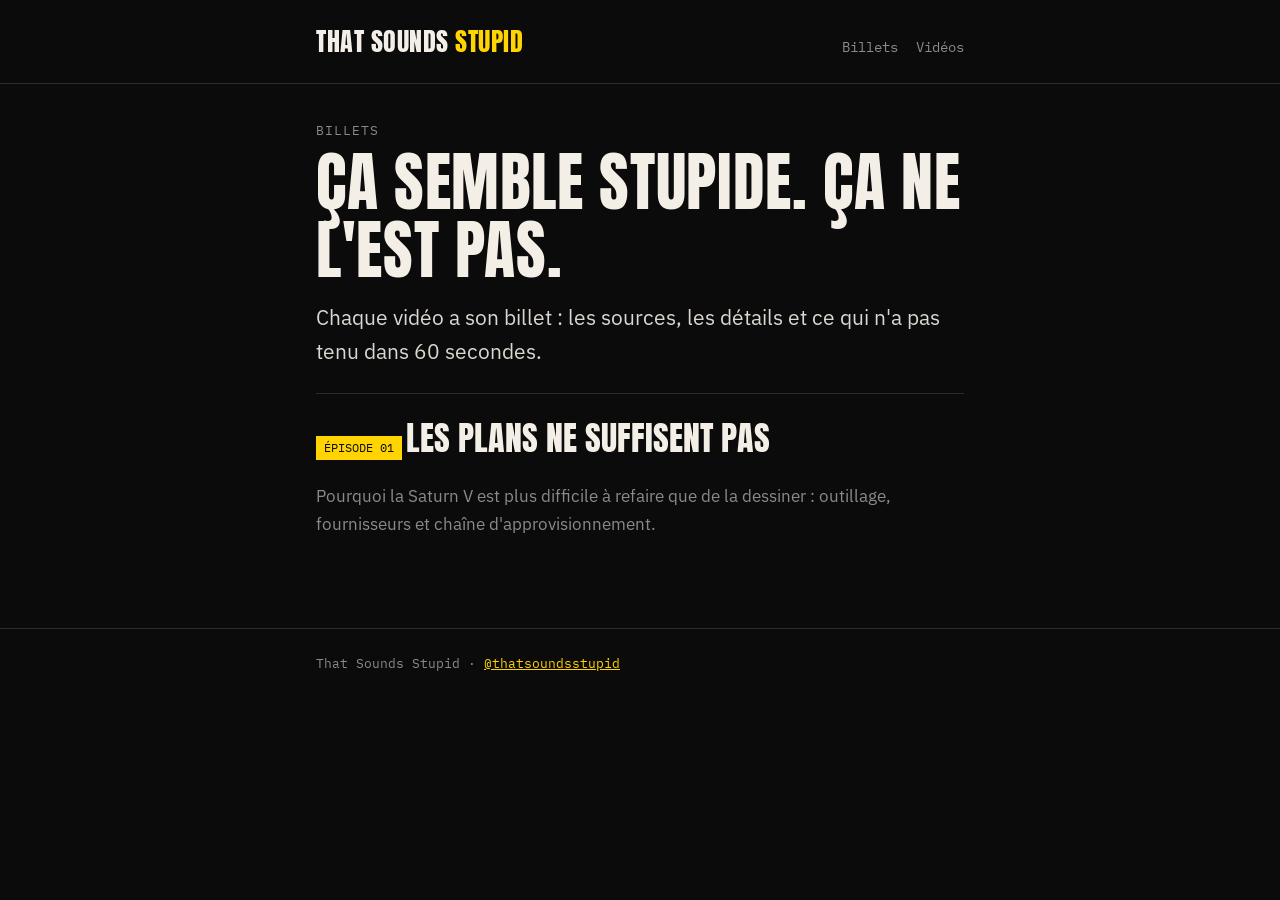
<file: index.html>
<!doctype html>
<html lang="fr">
<head>
  <meta charset="utf-8">
  <meta name="viewport" content="width=device-width, initial-scale=1">
  <title>That Sounds Stupid — billets</title>
  <meta name="description" content="Des vidéos courtes sur la science qui semble absurde, et les billets qui vont plus loin.">
  <link rel="preconnect" href="https://fonts.googleapis.com">
  <link rel="preconnect" href="https://fonts.gstatic.com" crossorigin>
  <link href="https://fonts.googleapis.com/css2?family=Anton&family=IBM+Plex+Mono:wght@400;500&family=IBM+Plex+Sans:wght@400;600;700&display=swap" rel="stylesheet">
  <link rel="stylesheet" href="css/style.css">
</head>
<body>
  <header class="site">
    <div class="wrap">
      <a class="brand" href="index.html">That Sounds <span>Stupid</span></a>
      <nav><a href="index.html">Billets</a><a href="https://www.youtube.com/@thatsoundsstupid">Vidéos</a></nav>
    </div>
  </header>

  <main class="wrap">
    <p class="kicker">Billets</p>
    <h1>Ça semble stupide. Ça ne l'est pas.</h1>
    <p class="dek">Chaque vidéo a son billet : les sources, les détails et ce qui n'a pas tenu dans 60 secondes.</p>

    <ul class="card-list">
      <li class="card">
        <span class="tag">Épisode 01</span>
        <a class="title" href="articles/ep01-les-plans-ne-suffisent-pas.html">Les plans ne suffisent pas</a>
        <p>Pourquoi la Saturn V est plus difficile à refaire que de la dessiner : outillage, fournisseurs et chaîne d'approvisionnement.</p>
      </li>
    </ul>
  </main>

  <footer class="site">
    <div class="wrap">That Sounds Stupid · <a href="https://www.youtube.com/@thatsoundsstupid">@thatsoundsstupid</a></div>
  </footer>
</body>
</html>
</file>
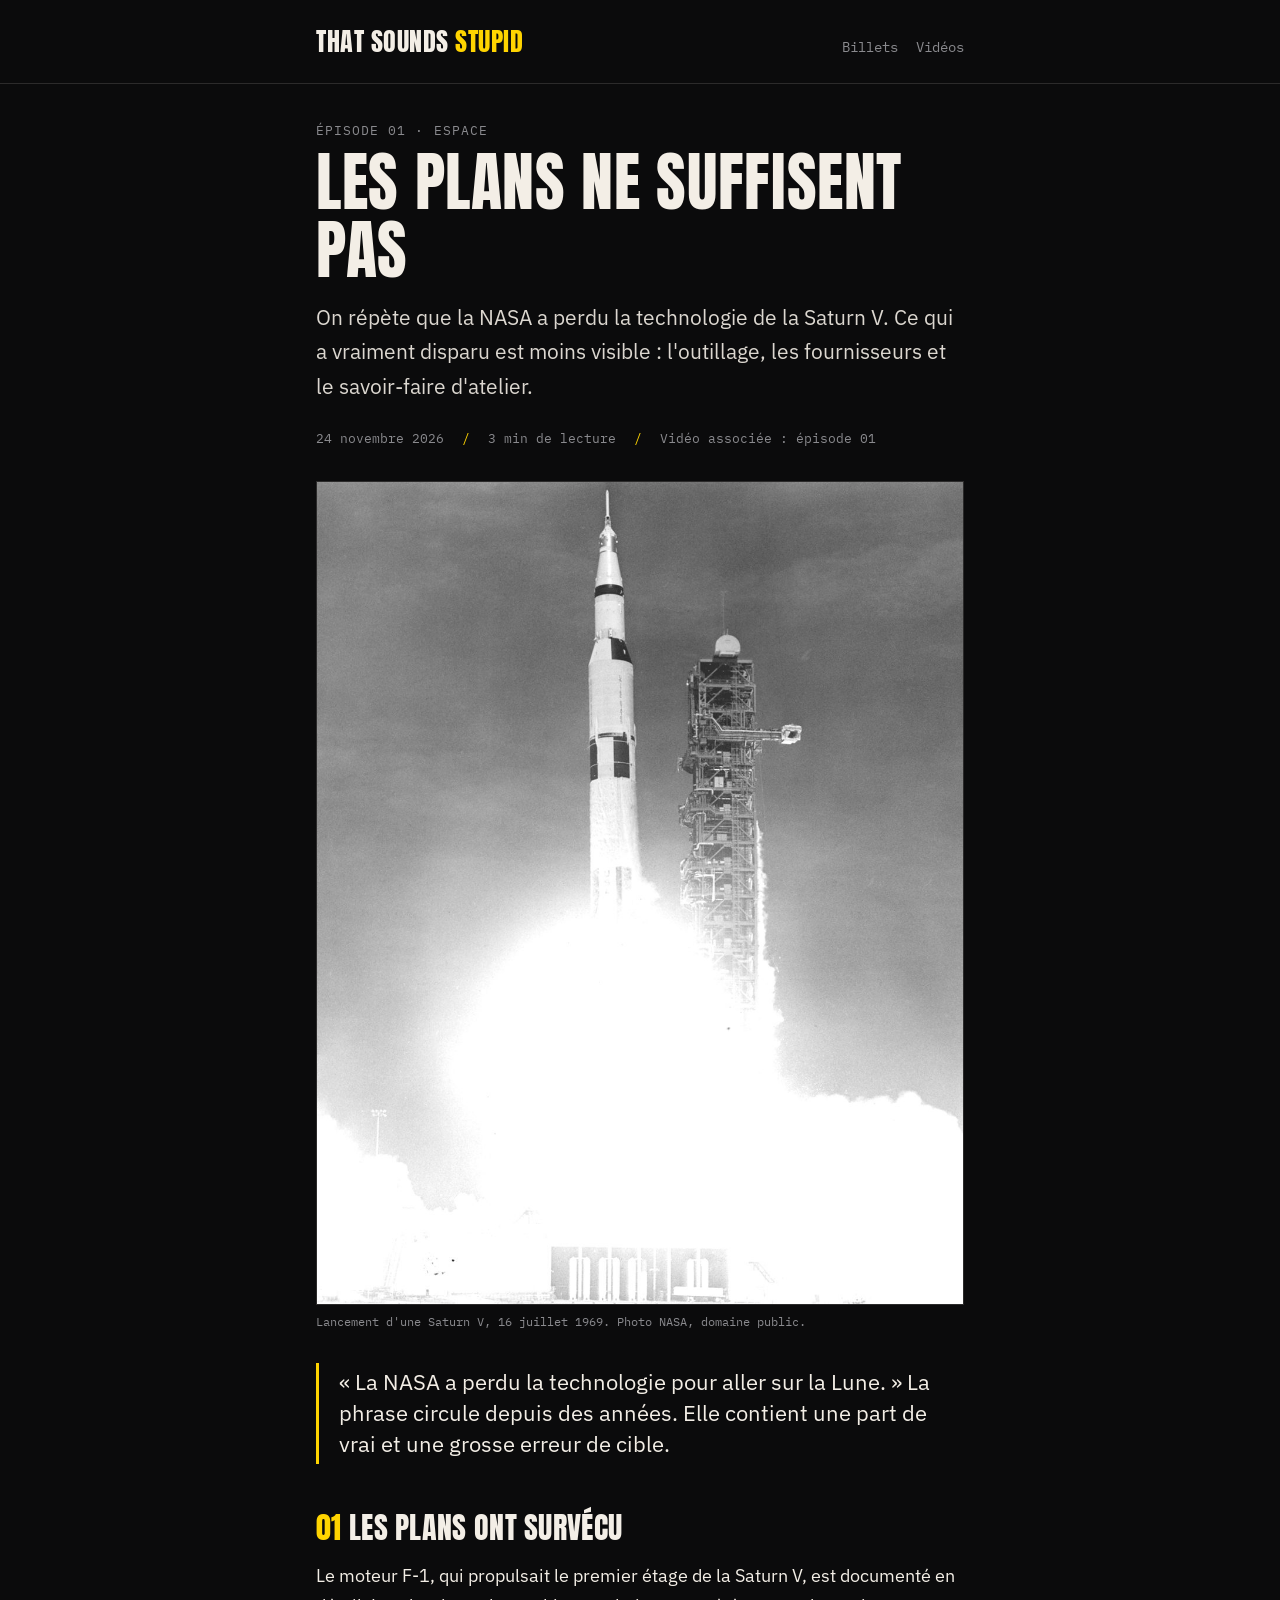
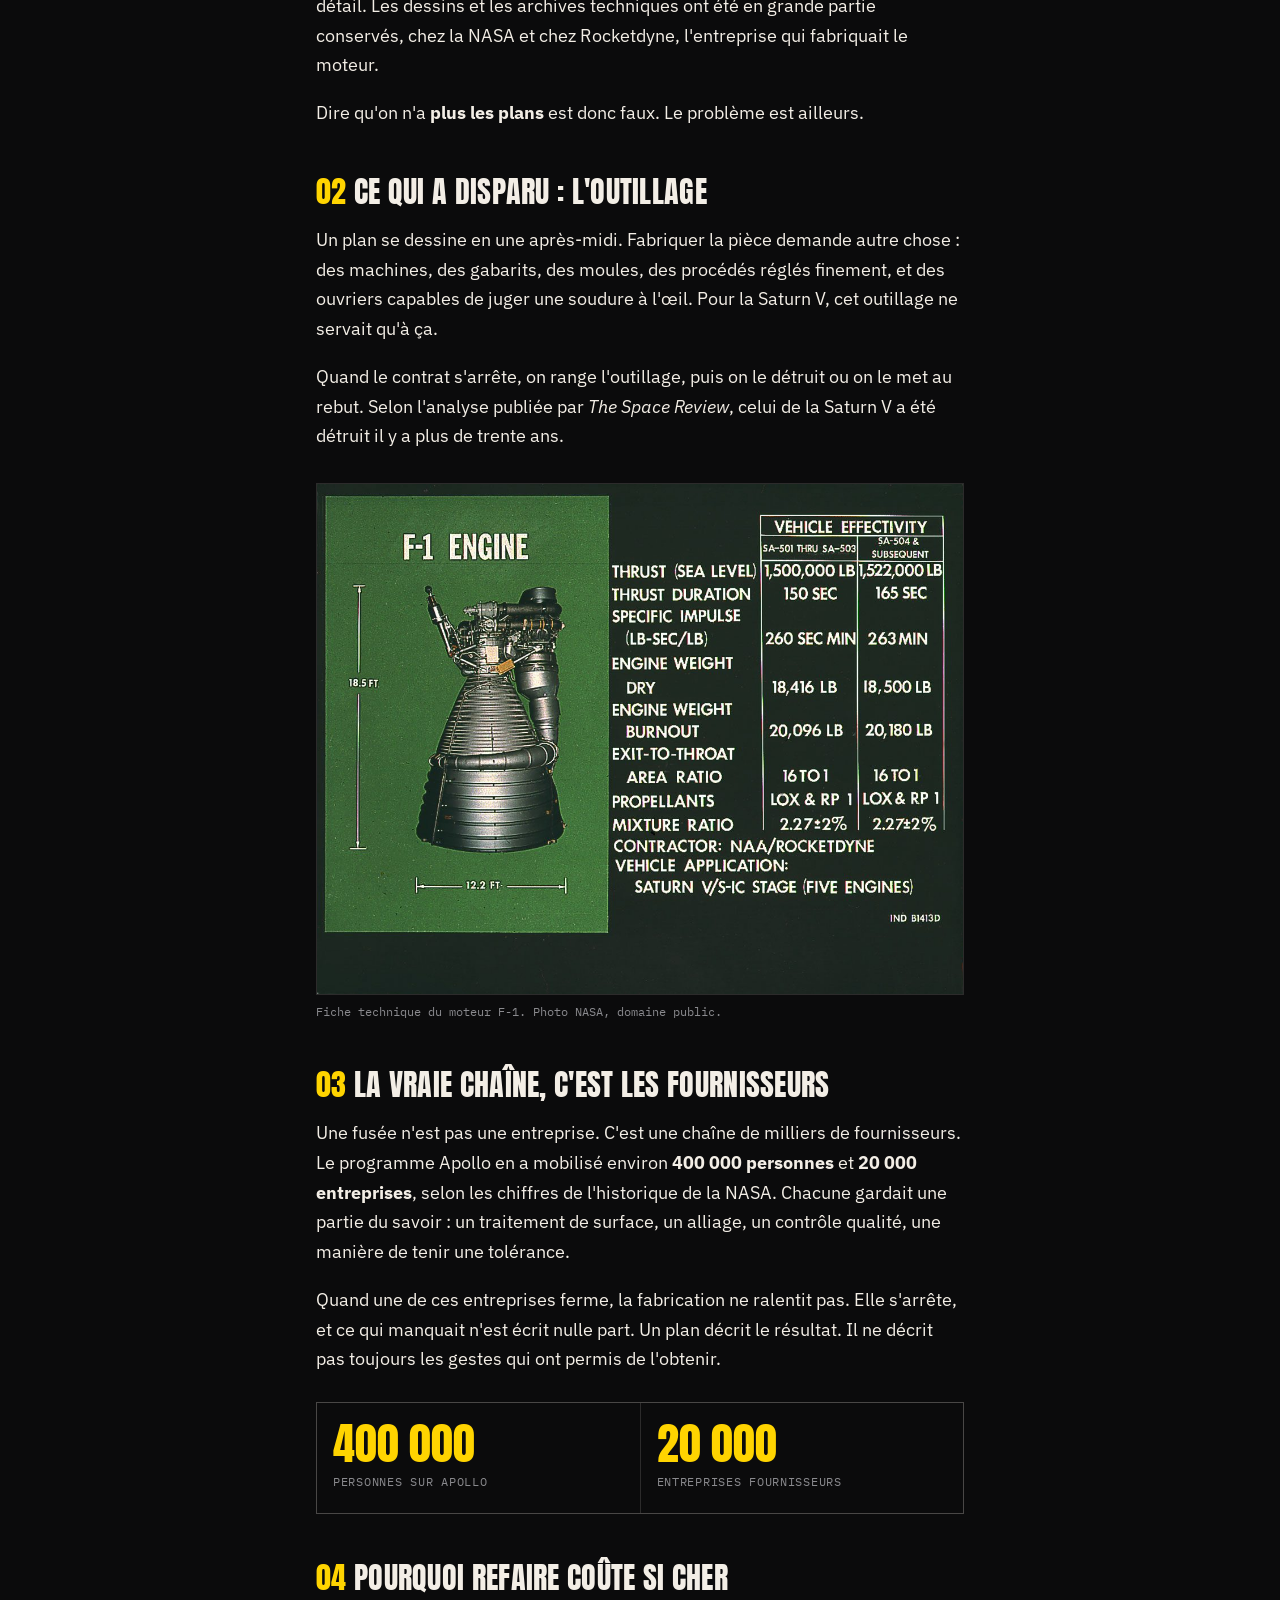
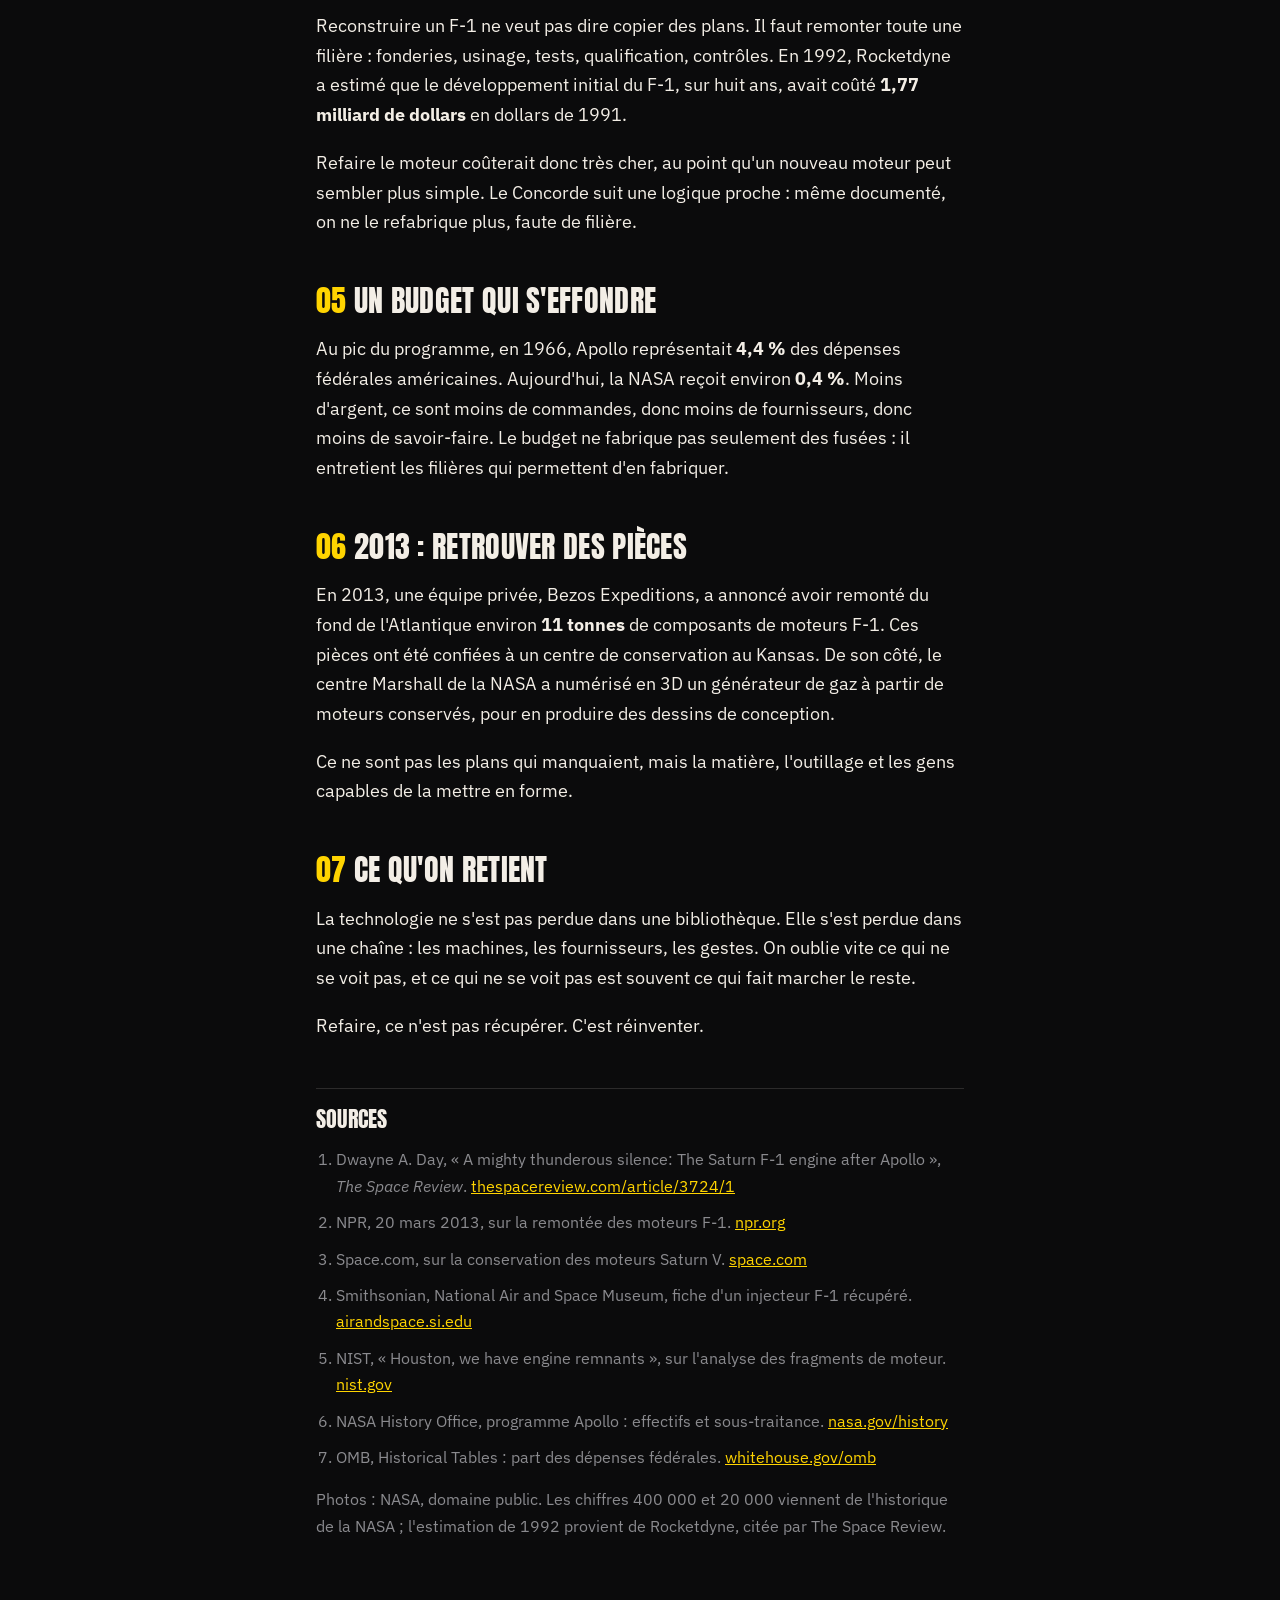
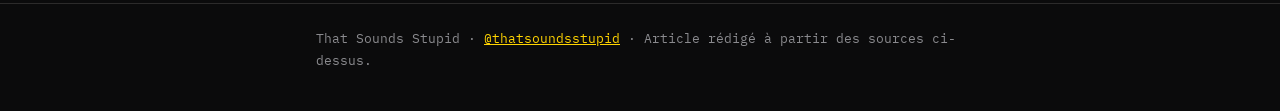
<file: articles/ep01-les-plans-ne-suffisent-pas.html>
<!doctype html>
<html lang="fr">
<head>
  <meta charset="utf-8">
  <meta name="viewport" content="width=device-width, initial-scale=1">
  <title>Les plans ne suffisent pas — That Sounds Stupid</title>
  <meta name="description" content="Pourquoi la fusée Saturn V est plus difficile à refaire que de la dessiner : outillage, fournisseurs et chaîne d'approvisionnement.">
  <link rel="preconnect" href="https://fonts.googleapis.com">
  <link rel="preconnect" href="https://fonts.gstatic.com" crossorigin>
  <link href="https://fonts.googleapis.com/css2?family=Anton&family=IBM+Plex+Mono:wght@400;500&family=IBM+Plex+Sans:wght@400;600;700&display=swap" rel="stylesheet">
  <link rel="stylesheet" href="../css/style.css">
</head>
<body>
  <div class="progress" aria-hidden="true"></div>
  <header class="site">
    <div class="wrap">
      <a class="brand" href="../index.html">That Sounds <span>Stupid</span></a>
      <nav><a href="../index.html">Billets</a><a href="https://www.youtube.com/@thatsoundsstupid">Vidéos</a></nav>
    </div>
  </header>

  <main class="wrap">
    <p class="kicker">Épisode 01 · Espace</p>
    <article data-article>
      <h1>Les plans ne suffisent pas</h1>
      <p class="dek">On répète que la NASA a perdu la technologie de la Saturn V. Ce qui a vraiment disparu est moins visible : l'outillage, les fournisseurs et le savoir-faire d'atelier.</p>
      <div class="meta">
        <span>24 novembre 2026</span><span class="sep">/</span><span id="reading-time">3 min de lecture</span><span class="sep">/</span><span>Vidéo associée : épisode 01</span>
      </div>

      <figure>
        <img src="../assets/img/launch.jpg" alt="Lancement d'une Saturn V, photographie en noir et blanc" width="1100" height="1400" loading="eager">
        <figcaption>Lancement d'une Saturn V, 16 juillet 1969. Photo NASA, domaine public.</figcaption>
      </figure>

      <blockquote>« La NASA a perdu la technologie pour aller sur la Lune. » La phrase circule depuis des années. Elle contient une part de vrai et une grosse erreur de cible.</blockquote>

      <h2><span class="n">01</span> Les plans ont survécu</h2>
      <p>Le moteur F-1, qui propulsait le premier étage de la Saturn V, est documenté en détail. Les dessins et les archives techniques ont été en grande partie conservés, chez la NASA et chez Rocketdyne, l'entreprise qui fabriquait le moteur.</p>
      <p>Dire qu'on n'a <strong>plus les plans</strong> est donc faux. Le problème est ailleurs.</p>

      <h2><span class="n">02</span> Ce qui a disparu : l'outillage</h2>
      <p>Un plan se dessine en une après-midi. Fabriquer la pièce demande autre chose : des machines, des gabarits, des moules, des procédés réglés finement, et des ouvriers capables de juger une soudure à l'œil. Pour la Saturn V, cet outillage ne servait qu'à ça.</p>
      <p>Quand le contrat s'arrête, on range l'outillage, puis on le détruit ou on le met au rebut. Selon l'analyse publiée par <em>The Space Review</em>, celui de la Saturn V a été détruit il y a plus de trente ans.</p>

      <figure>
        <img src="../assets/img/f1-sheet.jpg" alt="Fiche technique du moteur F-1" width="1140" height="900" loading="lazy">
        <figcaption>Fiche technique du moteur F-1. Photo NASA, domaine public.</figcaption>
      </figure>

      <h2><span class="n">03</span> La vraie chaîne, c'est les fournisseurs</h2>
      <p>Une fusée n'est pas une entreprise. C'est une chaîne de milliers de fournisseurs. Le programme Apollo en a mobilisé environ <strong>400 000 personnes</strong> et <strong>20 000 entreprises</strong>, selon les chiffres de l'historique de la NASA. Chacune gardait une partie du savoir : un traitement de surface, un alliage, un contrôle qualité, une manière de tenir une tolérance.</p>
      <p>Quand une de ces entreprises ferme, la fabrication ne ralentit pas. Elle s'arrête, et ce qui manquait n'est écrit nulle part. Un plan décrit le résultat. Il ne décrit pas toujours les gestes qui ont permis de l'obtenir.</p>

      <div class="stat-row">
        <div class="stat"><b>400 000</b><small>personnes sur Apollo</small></div>
        <div class="stat"><b>20 000</b><small>entreprises fournisseurs</small></div>
      </div>

      <h2><span class="n">04</span> Pourquoi refaire coûte si cher</h2>
      <p>Reconstruire un F-1 ne veut pas dire copier des plans. Il faut remonter toute une filière : fonderies, usinage, tests, qualification, contrôles. En 1992, Rocketdyne a estimé que le développement initial du F-1, sur huit ans, avait coûté <strong>1,77 milliard de dollars</strong> en dollars de 1991.</p>
      <p>Refaire le moteur coûterait donc très cher, au point qu'un nouveau moteur peut sembler plus simple. Le Concorde suit une logique proche : même documenté, on ne le refabrique plus, faute de filière.</p>

      <h2><span class="n">05</span> Un budget qui s'effondre</h2>
      <p>Au pic du programme, en 1966, Apollo représentait <strong>4,4 %</strong> des dépenses fédérales américaines. Aujourd'hui, la NASA reçoit environ <strong>0,4 %</strong>. Moins d'argent, ce sont moins de commandes, donc moins de fournisseurs, donc moins de savoir-faire. Le budget ne fabrique pas seulement des fusées : il entretient les filières qui permettent d'en fabriquer.</p>

      <h2><span class="n">06</span> 2013 : retrouver des pièces</h2>
      <p>En 2013, une équipe privée, Bezos Expeditions, a annoncé avoir remonté du fond de l'Atlantique environ <strong>11 tonnes</strong> de composants de moteurs F-1. Ces pièces ont été confiées à un centre de conservation au Kansas. De son côté, le centre Marshall de la NASA a numérisé en 3D un générateur de gaz à partir de moteurs conservés, pour en produire des dessins de conception.</p>
      <p>Ce ne sont pas les plans qui manquaient, mais la matière, l'outillage et les gens capables de la mettre en forme.</p>

      <h2><span class="n">07</span> Ce qu'on retient</h2>
      <p>La technologie ne s'est pas perdue dans une bibliothèque. Elle s'est perdue dans une chaîne : les machines, les fournisseurs, les gestes. On oublie vite ce qui ne se voit pas, et ce qui ne se voit pas est souvent ce qui fait marcher le reste.</p>
      <p>Refaire, ce n'est pas récupérer. C'est réinventer.</p>

      <section class="sources note" aria-labelledby="src">
        <h2 id="src" style="font-size:22px;margin-top:0">Sources</h2>
        <ol>
          <li>Dwayne A. Day, « A mighty thunderous silence: The Saturn F-1 engine after Apollo », <em>The Space Review</em>. <a href="https://thespacereview.com/article/3724/1">thespacereview.com/article/3724/1</a></li>
          <li>NPR, 20 mars 2013, sur la remontée des moteurs F-1. <a href="https://www.npr.org/sections/thetwo-way/2013/03/20/174834978/we-have-liftoff-apollo-rocket-engines-reportedly-pulled-from-ocean-floor">npr.org</a></li>
          <li>Space.com, sur la conservation des moteurs Saturn V. <a href="https://www.space.com/21244-saturn-rocket-engines-conservation.html">space.com</a></li>
          <li>Smithsonian, National Air and Space Museum, fiche d'un injecteur F-1 récupéré. <a href="https://airandspace.si.edu/collection-objects/injector-plate-rocket-engine-liquid-fuel-f-1-recovered/nasm_A20160018000">airandspace.si.edu</a></li>
          <li>NIST, « Houston, we have engine remnants », sur l'analyse des fragments de moteur. <a href="https://www.nist.gov/blogs/taking-measure/houston-we-have-engine-remnants-how-my-lab-pieced-together-forgotten-part">nist.gov</a></li>
          <li>NASA History Office, programme Apollo : effectifs et sous-traitance. <a href="https://www.nasa.gov/history/">nasa.gov/history</a></li>
          <li>OMB, Historical Tables : part des dépenses fédérales. <a href="https://www.whitehouse.gov/omb/information-resources/budget/historical-tables/">whitehouse.gov/omb</a></li>
        </ol>
        <p>Photos : NASA, domaine public. Les chiffres 400 000 et 20 000 viennent de l'historique de la NASA ; l'estimation de 1992 provient de Rocketdyne, citée par The Space Review.</p>
      </section>
    </article>
  </main>

  <footer class="site">
    <div class="wrap">That Sounds Stupid · <a href="https://www.youtube.com/@thatsoundsstupid">@thatsoundsstupid</a> · Article rédigé à partir des sources ci-dessus.</div>
  </footer>
  <script src="../js/main.js"></script>
</body>
</html>
</file>
<file: css/style.css>
:root {
  --ink: #0B0B0C;
  --paper: #F3EEE6;
  --signal: #FFD400;
  --grey: #8A8A8E;
  --line: rgba(243, 238, 230, 0.14);
}
* { box-sizing: border-box; }
html { -webkit-text-size-adjust: 100%; }
body {
  margin: 0;
  background: var(--ink);
  color: var(--paper);
  font-family: "IBM Plex Sans", system-ui, sans-serif;
  font-size: 18px;
  line-height: 1.65;
}
img { max-width: 100%; height: auto; display: block; }
a { color: var(--signal); }
a:hover { color: var(--paper); }
.wrap { max-width: 680px; margin: 0 auto; padding: 0 16px; }

header.site {
  border-bottom: 1px solid var(--line);
  padding: 20px 0;
}
header.site .wrap { display: flex; justify-content: space-between; align-items: baseline; gap: 16px; flex-wrap: wrap; }
.brand { font-family: "Anton", sans-serif; font-size: 26px; text-transform: uppercase; color: var(--paper); text-decoration: none; letter-spacing: .02em; }
.brand span { color: var(--signal); }
nav a { font-family: "IBM Plex Mono", monospace; font-size: 14px; color: var(--grey); text-decoration: none; margin-left: 18px; }
nav a:hover { color: var(--paper); }

.kicker { font-family: "IBM Plex Mono", monospace; font-size: 13px; letter-spacing: .08em; text-transform: uppercase; color: var(--grey); margin: 36px 0 8px; }
h1, h2 { font-family: "Anton", sans-serif; font-weight: 400; text-transform: uppercase; line-height: 1.05; letter-spacing: .01em; }
h1 { font-size: clamp(40px, 9vw, 64px); margin: 0 0 16px; }
h2 { font-size: 30px; margin: 48px 0 14px; color: var(--paper); }
h2 .n { color: var(--signal); }
.dek { font-size: 21px; color: var(--paper); opacity: .9; margin: 0 0 24px; }
.meta { font-family: "IBM Plex Mono", monospace; font-size: 13px; color: var(--grey); display: flex; flex-wrap: wrap; gap: 8px 18px; margin-bottom: 28px; }
.meta .sep { color: var(--signal); }

figure { margin: 32px 0; }
figure img { border: 1px solid var(--line); }
figcaption { font-family: "IBM Plex Mono", monospace; font-size: 12px; color: var(--grey); margin-top: 8px; line-height: 1.5; }

blockquote {
  margin: 28px 0;
  padding: 4px 0 4px 20px;
  border-left: 3px solid var(--signal);
  font-size: 22px;
  line-height: 1.4;
}
strong { color: var(--paper); }
mark { background: none; color: var(--signal); }
.stat-row { display: grid; grid-template-columns: 1fr 1fr; gap: 1px; background: var(--line); border: 1px solid var(--line); margin: 28px 0; }
.stat { background: var(--ink); padding: 18px 16px; }
.stat b { display: block; font-family: "Anton", sans-serif; font-weight: 400; font-size: 44px; line-height: 1; color: var(--signal); }
.stat small { font-family: "IBM Plex Mono", monospace; font-size: 12px; color: var(--grey); text-transform: uppercase; letter-spacing: .06em; }

.note { font-size: 16px; color: var(--grey); border-top: 1px solid var(--line); margin-top: 48px; padding-top: 18px; }
.sources ol { padding-left: 20px; font-size: 16px; }
.sources li { margin-bottom: 10px; }

.card-list { list-style: none; padding: 0; margin: 0; }
.card { border-top: 1px solid var(--line); padding: 26px 0; }
.card a.title { font-family: "Anton", sans-serif; font-size: 34px; line-height: 1.05; text-transform: uppercase; color: var(--paper); text-decoration: none; }
.card a.title:hover { color: var(--signal); }
.card p { margin: 10px 0 0; color: var(--grey); font-size: 17px; }
.tag { display: inline-block; font-family: "IBM Plex Mono", monospace; font-size: 12px; color: var(--ink); background: var(--signal); padding: 2px 8px; margin-bottom: 12px; text-transform: uppercase; }

.progress { position: fixed; top: 0; left: 0; height: 3px; width: 0; background: var(--signal); z-index: 10; }
footer.site { border-top: 1px solid var(--line); margin-top: 64px; padding: 24px 0 40px; font-family: "IBM Plex Mono", monospace; font-size: 13px; color: var(--grey); }

@media (max-width: 420px) {
  body { font-size: 17px; }
  h2 { font-size: 26px; }
  .stat b { font-size: 36px; }
  blockquote { font-size: 20px; }
}
</file>
